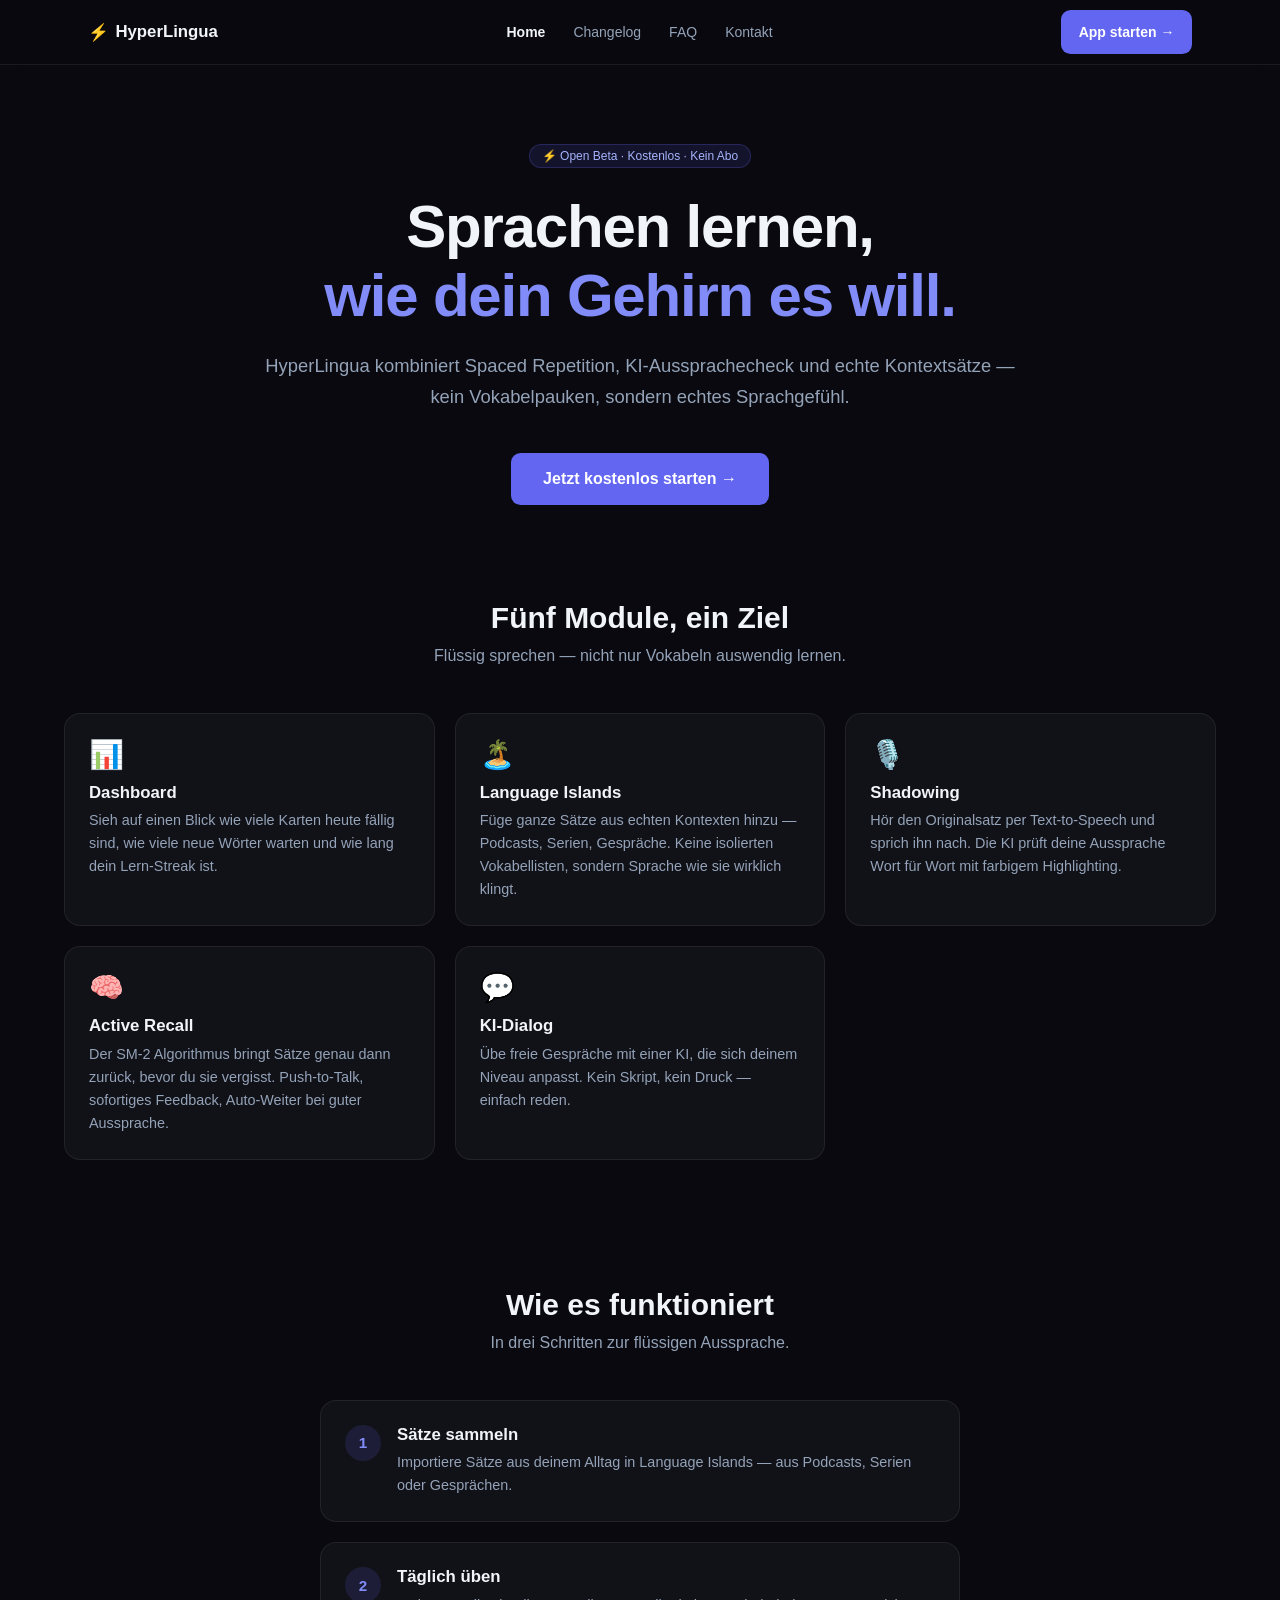
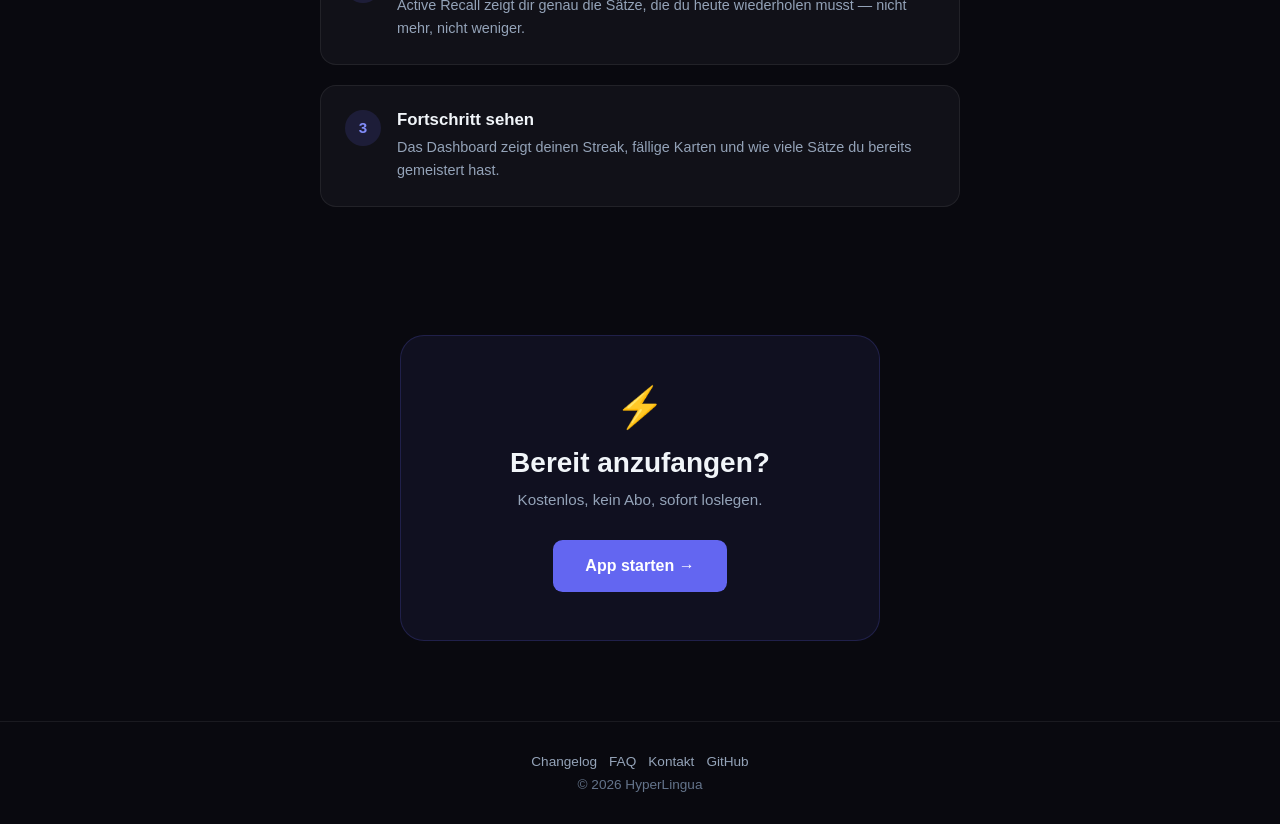
<file: index.html>
<!DOCTYPE html>
<html lang="de">
<head>
  <meta charset="UTF-8">
  <meta name="viewport" content="width=device-width, initial-scale=1.0">
  <title>HyperLingua — Sprachen lernen mit KI</title>
  <meta name="description" content="Lerne Sprachen mit Spaced Repetition, KI-Aussprachecheck und echten Kontextsätzen. Kostenlos, kein Abo.">
  <link rel="stylesheet" href="website.css">
</head>
<body>

<nav class="site-nav">
  <div class="site-nav__inner">
    <a href="index.html" class="site-nav__logo"><span>⚡</span> HyperLingua</a>
    <ul class="site-nav__links">
      <li><a href="index.html" class="active">Home</a></li>
      <li><a href="changelog.html">Changelog</a></li>
      <li><a href="faq.html">FAQ</a></li>
      <li><a href="contact.html">Kontakt</a></li>
    </ul>
    <div class="nav-right">
      <a href="app/" class="btn-primary nav-cta">App starten →</a>
      <button class="nav-toggle" id="navToggle" aria-label="Menü" aria-expanded="false">
        <span></span><span></span><span></span>
      </button>
    </div>
  </div>
</nav>

<div class="nav-mobile" id="navMobile" aria-hidden="true">
  <a href="index.html" class="active">Home</a>
  <a href="changelog.html">Changelog</a>
  <a href="faq.html">FAQ</a>
  <a href="contact.html">Kontakt</a>
  <a href="app/" class="nav-mobile__cta">App starten →</a>
</div>

<main>

  <!-- HERO -->
  <section class="hero">
    <div class="badge" style="margin-bottom:1.5rem">⚡ Open Beta · Kostenlos · Kein Abo</div>
    <h1>Sprachen lernen,<br><em>wie dein Gehirn es will.</em></h1>
    <p>
      HyperLingua kombiniert Spaced Repetition, KI-Aussprachecheck und echte Kontextsätze —
      kein Vokabelpauken, sondern echtes Sprachgefühl.
    </p>
    <a href="app/" class="btn-primary" style="font-size:1rem;padding:0.875rem 2rem;min-height:52px">
      Jetzt kostenlos starten →
    </a>
  </section>

  <!-- FEATURES -->
  <section class="section" style="padding-top:1rem">
    <div class="container">
      <h2 class="section-title">Fünf Module, ein Ziel</h2>
      <p class="section-sub">Flüssig sprechen — nicht nur Vokabeln auswendig lernen.</p>

      <div class="feature-grid">

        <div class="card">
          <div class="feature-icon">📊</div>
          <div class="feature-title">Dashboard</div>
          <div class="feature-desc">
            Sieh auf einen Blick wie viele Karten heute fällig sind, wie viele neue Wörter warten
            und wie lang dein Lern-Streak ist.
          </div>
        </div>

        <div class="card">
          <div class="feature-icon">🏝️</div>
          <div class="feature-title">Language Islands</div>
          <div class="feature-desc">
            Füge ganze Sätze aus echten Kontexten hinzu — Podcasts, Serien, Gespräche.
            Keine isolierten Vokabellisten, sondern Sprache wie sie wirklich klingt.
          </div>
        </div>

        <div class="card">
          <div class="feature-icon">🎙️</div>
          <div class="feature-title">Shadowing</div>
          <div class="feature-desc">
            Hör den Originalsatz per Text-to-Speech und sprich ihn nach.
            Die KI prüft deine Aussprache Wort für Wort mit farbigem Highlighting.
          </div>
        </div>

        <div class="card">
          <div class="feature-icon">🧠</div>
          <div class="feature-title">Active Recall</div>
          <div class="feature-desc">
            Der SM-2 Algorithmus bringt Sätze genau dann zurück, bevor du sie vergisst.
            Push-to-Talk, sofortiges Feedback, Auto-Weiter bei guter Aussprache.
          </div>
        </div>

        <div class="card">
          <div class="feature-icon">💬</div>
          <div class="feature-title">KI-Dialog</div>
          <div class="feature-desc">
            Übe freie Gespräche mit einer KI, die sich deinem Niveau anpasst.
            Kein Skript, kein Druck — einfach reden.
          </div>
        </div>

      </div>
    </div>
  </section>

  <!-- HOW IT WORKS -->
  <section class="section">
    <div class="container" style="max-width:640px">
      <h2 class="section-title">Wie es funktioniert</h2>
      <p class="section-sub">In drei Schritten zur flüssigen Aussprache.</p>

      <div class="steps">

        <div class="card step">
          <div class="step-num">1</div>
          <div>
            <div class="feature-title">Sätze sammeln</div>
            <div class="feature-desc">Importiere Sätze aus deinem Alltag in Language Islands — aus Podcasts, Serien oder Gesprächen.</div>
          </div>
        </div>

        <div class="card step">
          <div class="step-num">2</div>
          <div>
            <div class="feature-title">Täglich üben</div>
            <div class="feature-desc">Active Recall zeigt dir genau die Sätze, die du heute wiederholen musst — nicht mehr, nicht weniger.</div>
          </div>
        </div>

        <div class="card step">
          <div class="step-num">3</div>
          <div>
            <div class="feature-title">Fortschritt sehen</div>
            <div class="feature-desc">Das Dashboard zeigt deinen Streak, fällige Karten und wie viele Sätze du bereits gemeistert hast.</div>
          </div>
        </div>

      </div>
    </div>
  </section>

  <!-- CTA -->
  <section class="section" style="padding-bottom:5rem">
    <div class="container" style="max-width:480px">
      <div class="cta-box">
        <div style="font-size:2.5rem;margin-bottom:1rem">⚡</div>
        <h2>Bereit anzufangen?</h2>
        <p>Kostenlos, kein Abo, sofort loslegen.</p>
        <a href="app/" class="btn-primary" style="font-size:1rem;padding:0.875rem 2rem;min-height:52px">
          App starten →
        </a>
      </div>
    </div>
  </section>

</main>

<footer class="site-footer">
  <div class="site-footer__links">
    <a href="changelog.html">Changelog</a>
    <a href="faq.html">FAQ</a>
    <a href="contact.html">Kontakt</a>
    <a href="https://github.com/timmbobimbo/hyperlingua" target="_blank" rel="noopener">GitHub</a>
  </div>
  <div>© 2026 HyperLingua</div>
</footer>

<script>
(function(){
  var t=document.getElementById('navToggle'),m=document.getElementById('navMobile');
  function close(){
    m.classList.remove('open');t.classList.remove('open');
    t.setAttribute('aria-expanded','false');m.setAttribute('aria-hidden','true');
    document.body.style.overflow='';
  }
  t.addEventListener('click',function(){
    var isOpen=m.classList.contains('open');
    if(isOpen){close();}
    else{
      m.classList.add('open');t.classList.add('open');
      t.setAttribute('aria-expanded','true');m.setAttribute('aria-hidden','false');
      document.body.style.overflow='hidden';
    }
  });
  m.querySelectorAll('a').forEach(function(a){a.addEventListener('click',close);});
  document.addEventListener('keydown',function(e){if(e.key==='Escape')close();});
})();
</script>

</body>
</html>
</file>
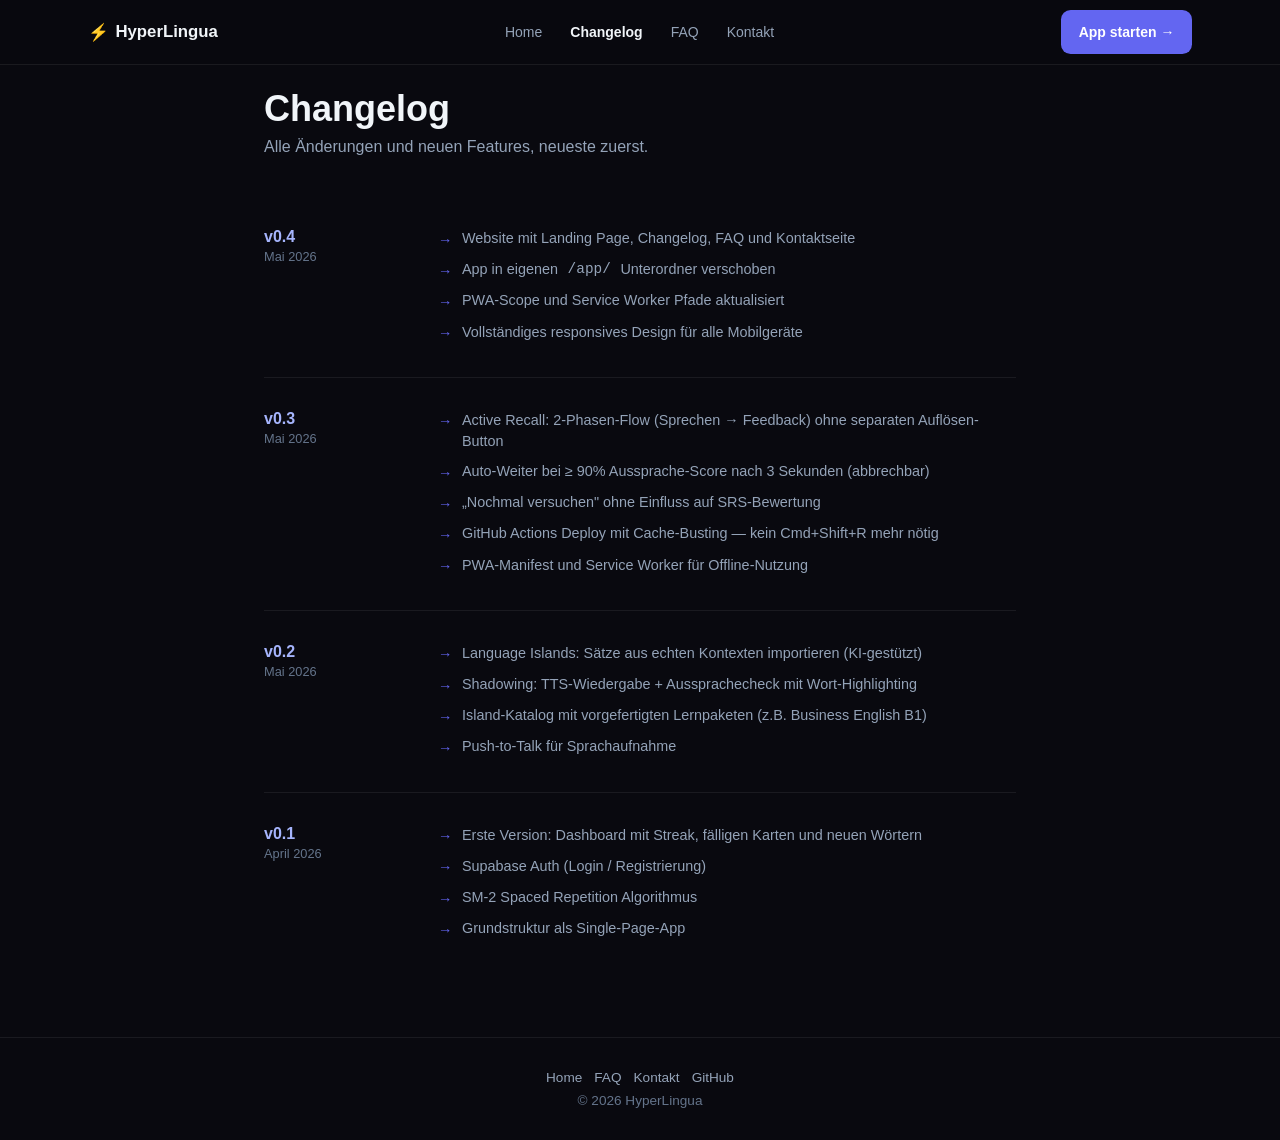
<file: changelog.html>
<!DOCTYPE html>
<html lang="de">
<head>
  <meta charset="UTF-8">
  <meta name="viewport" content="width=device-width, initial-scale=1.0">
  <title>Changelog — HyperLingua</title>
  <meta name="description" content="Was ist neu in HyperLingua?">
  <link rel="stylesheet" href="website.css">
</head>
<body>

<nav class="site-nav">
  <div class="site-nav__inner">
    <a href="index.html" class="site-nav__logo"><span>⚡</span> HyperLingua</a>
    <ul class="site-nav__links">
      <li><a href="index.html">Home</a></li>
      <li><a href="changelog.html" class="active">Changelog</a></li>
      <li><a href="faq.html">FAQ</a></li>
      <li><a href="contact.html">Kontakt</a></li>
    </ul>
    <div class="nav-right">
      <a href="app/" class="btn-primary nav-cta">App starten →</a>
      <button class="nav-toggle" id="navToggle" aria-label="Menü" aria-expanded="false">
        <span></span><span></span><span></span>
      </button>
    </div>
  </div>
</nav>

<div class="nav-mobile" id="navMobile" aria-hidden="true">
  <a href="index.html">Home</a>
  <a href="changelog.html" class="active">Changelog</a>
  <a href="faq.html">FAQ</a>
  <a href="contact.html">Kontakt</a>
  <a href="app/" class="nav-mobile__cta">App starten →</a>
</div>

<main>
  <div class="container" style="max-width:800px">
    <div class="page-header">
      <h1>Changelog</h1>
      <p>Alle Änderungen und neuen Features, neueste zuerst.</p>
    </div>

    <div style="padding:0 1.5rem 4rem">

      <div class="cl-entry">
        <div>
          <div class="cl-version">v0.4</div>
          <div class="cl-date">Mai 2026</div>
        </div>
        <ul class="cl-changes">
          <li>Website mit Landing Page, Changelog, FAQ und Kontaktseite</li>
          <li>App in eigenen <code>/app/</code> Unterordner verschoben</li>
          <li>PWA-Scope und Service Worker Pfade aktualisiert</li>
          <li>Vollständiges responsives Design für alle Mobilgeräte</li>
        </ul>
      </div>

      <div class="cl-entry">
        <div>
          <div class="cl-version">v0.3</div>
          <div class="cl-date">Mai 2026</div>
        </div>
        <ul class="cl-changes">
          <li>Active Recall: 2-Phasen-Flow (Sprechen → Feedback) ohne separaten Auflösen-Button</li>
          <li>Auto-Weiter bei ≥ 90% Aussprache-Score nach 3 Sekunden (abbrechbar)</li>
          <li>„Nochmal versuchen" ohne Einfluss auf SRS-Bewertung</li>
          <li>GitHub Actions Deploy mit Cache-Busting — kein Cmd+Shift+R mehr nötig</li>
          <li>PWA-Manifest und Service Worker für Offline-Nutzung</li>
        </ul>
      </div>

      <div class="cl-entry">
        <div>
          <div class="cl-version">v0.2</div>
          <div class="cl-date">Mai 2026</div>
        </div>
        <ul class="cl-changes">
          <li>Language Islands: Sätze aus echten Kontexten importieren (KI-gestützt)</li>
          <li>Shadowing: TTS-Wiedergabe + Aussprachecheck mit Wort-Highlighting</li>
          <li>Island-Katalog mit vorgefertigten Lernpaketen (z.B. Business English B1)</li>
          <li>Push-to-Talk für Sprachaufnahme</li>
        </ul>
      </div>

      <div class="cl-entry" style="border-bottom:none">
        <div>
          <div class="cl-version">v0.1</div>
          <div class="cl-date">April 2026</div>
        </div>
        <ul class="cl-changes">
          <li>Erste Version: Dashboard mit Streak, fälligen Karten und neuen Wörtern</li>
          <li>Supabase Auth (Login / Registrierung)</li>
          <li>SM-2 Spaced Repetition Algorithmus</li>
          <li>Grundstruktur als Single-Page-App</li>
        </ul>
      </div>

    </div>
  </div>
</main>

<footer class="site-footer">
  <div class="site-footer__links">
    <a href="index.html">Home</a>
    <a href="faq.html">FAQ</a>
    <a href="contact.html">Kontakt</a>
    <a href="https://github.com/timmbobimbo/hyperlingua" target="_blank" rel="noopener">GitHub</a>
  </div>
  <div>© 2026 HyperLingua</div>
</footer>

<script>
(function(){
  var t=document.getElementById('navToggle'),m=document.getElementById('navMobile');
  function close(){
    m.classList.remove('open');t.classList.remove('open');
    t.setAttribute('aria-expanded','false');m.setAttribute('aria-hidden','true');
    document.body.style.overflow='';
  }
  t.addEventListener('click',function(){
    var isOpen=m.classList.contains('open');
    if(isOpen){close();}
    else{
      m.classList.add('open');t.classList.add('open');
      t.setAttribute('aria-expanded','true');m.setAttribute('aria-hidden','false');
      document.body.style.overflow='hidden';
    }
  });
  m.querySelectorAll('a').forEach(function(a){a.addEventListener('click',close);});
  document.addEventListener('keydown',function(e){if(e.key==='Escape')close();});
})();
</script>

</body>
</html>
</file>
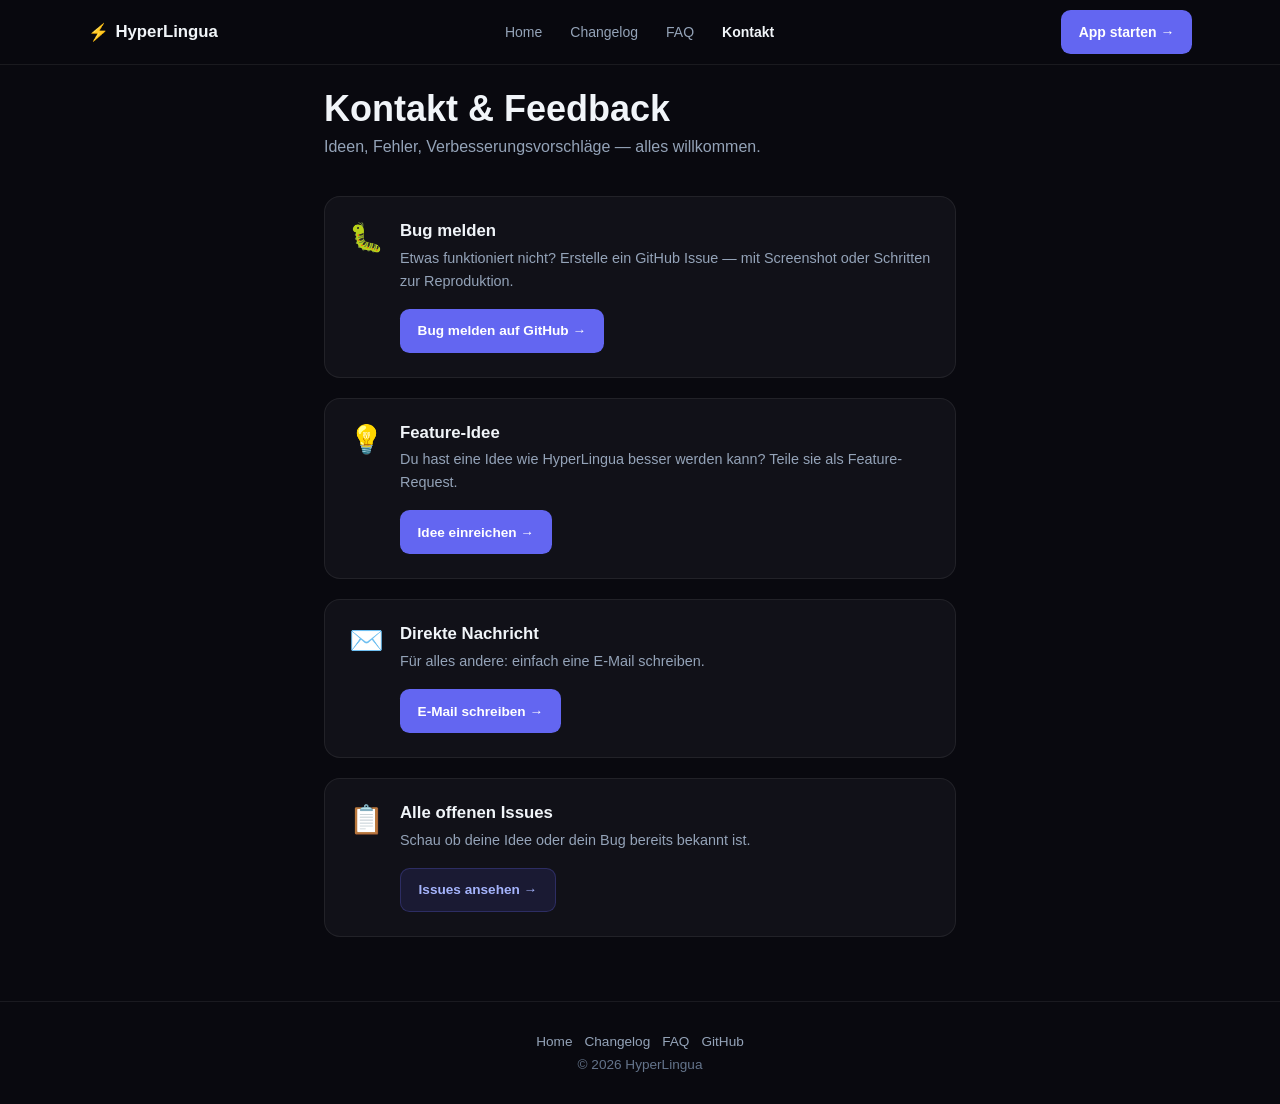
<file: contact.html>
<!DOCTYPE html>
<html lang="de">
<head>
  <meta charset="UTF-8">
  <meta name="viewport" content="width=device-width, initial-scale=1.0">
  <title>Kontakt — HyperLingua</title>
  <meta name="description" content="Feedback, Verbesserungsvorschläge oder Fragen an HyperLingua.">
  <link rel="stylesheet" href="website.css">
</head>
<body>

<nav class="site-nav">
  <div class="site-nav__inner">
    <a href="index.html" class="site-nav__logo"><span>⚡</span> HyperLingua</a>
    <ul class="site-nav__links">
      <li><a href="index.html">Home</a></li>
      <li><a href="changelog.html">Changelog</a></li>
      <li><a href="faq.html">FAQ</a></li>
      <li><a href="contact.html" class="active">Kontakt</a></li>
    </ul>
    <div class="nav-right">
      <a href="app/" class="btn-primary nav-cta">App starten →</a>
      <button class="nav-toggle" id="navToggle" aria-label="Menü" aria-expanded="false">
        <span></span><span></span><span></span>
      </button>
    </div>
  </div>
</nav>

<div class="nav-mobile" id="navMobile" aria-hidden="true">
  <a href="index.html">Home</a>
  <a href="changelog.html">Changelog</a>
  <a href="faq.html">FAQ</a>
  <a href="contact.html" class="active">Kontakt</a>
  <a href="app/" class="nav-mobile__cta">App starten →</a>
</div>

<main>
  <div class="container" style="max-width:680px">
    <div class="page-header">
      <h1>Kontakt & Feedback</h1>
      <p>Ideen, Fehler, Verbesserungsvorschläge — alles willkommen.</p>
    </div>

    <div style="padding:0 1.5rem 4rem;display:flex;flex-direction:column;gap:1.25rem">

      <div class="card">
        <div class="contact-card">
          <div class="contact-icon">🐛</div>
          <div>
            <div class="feature-title" style="margin-bottom:0.35rem">Bug melden</div>
            <div class="feature-desc" style="margin-bottom:1rem">
              Etwas funktioniert nicht? Erstelle ein GitHub Issue — mit Screenshot oder Schritten zur Reproduktion.
            </div>
            <a href="https://github.com/timmbobimbo/hyperlingua/issues/new?labels=bug&title=[Bug]+"
               target="_blank" rel="noopener" class="btn-primary" style="font-size:0.85rem">
              Bug melden auf GitHub →
            </a>
          </div>
        </div>
      </div>

      <div class="card">
        <div class="contact-card">
          <div class="contact-icon">💡</div>
          <div>
            <div class="feature-title" style="margin-bottom:0.35rem">Feature-Idee</div>
            <div class="feature-desc" style="margin-bottom:1rem">
              Du hast eine Idee wie HyperLingua besser werden kann? Teile sie als Feature-Request.
            </div>
            <a href="https://github.com/timmbobimbo/hyperlingua/issues/new?labels=enhancement&title=[Feature]+"
               target="_blank" rel="noopener" class="btn-primary" style="font-size:0.85rem">
              Idee einreichen →
            </a>
          </div>
        </div>
      </div>

      <div class="card">
        <div class="contact-card">
          <div class="contact-icon">✉️</div>
          <div>
            <div class="feature-title" style="margin-bottom:0.35rem">Direkte Nachricht</div>
            <div class="feature-desc" style="margin-bottom:1rem">
              Für alles andere: einfach eine E-Mail schreiben.
            </div>
            <a href="mailto:brockerhoff_timm@icloud.com" class="btn-primary" style="font-size:0.85rem">
              E-Mail schreiben →
            </a>
          </div>
        </div>
      </div>

      <div class="card">
        <div class="contact-card">
          <div class="contact-icon">📋</div>
          <div>
            <div class="feature-title" style="margin-bottom:0.35rem">Alle offenen Issues</div>
            <div class="feature-desc" style="margin-bottom:1rem">
              Schau ob deine Idee oder dein Bug bereits bekannt ist.
            </div>
            <a href="https://github.com/timmbobimbo/hyperlingua/issues"
               target="_blank" rel="noopener" class="btn-ghost" style="font-size:0.85rem">
              Issues ansehen →
            </a>
          </div>
        </div>
      </div>

    </div>
  </div>
</main>

<footer class="site-footer">
  <div class="site-footer__links">
    <a href="index.html">Home</a>
    <a href="changelog.html">Changelog</a>
    <a href="faq.html">FAQ</a>
    <a href="https://github.com/timmbobimbo/hyperlingua" target="_blank" rel="noopener">GitHub</a>
  </div>
  <div>© 2026 HyperLingua</div>
</footer>

<script>
(function(){
  var t=document.getElementById('navToggle'),m=document.getElementById('navMobile');
  function close(){
    m.classList.remove('open');t.classList.remove('open');
    t.setAttribute('aria-expanded','false');m.setAttribute('aria-hidden','true');
    document.body.style.overflow='';
  }
  t.addEventListener('click',function(){
    var isOpen=m.classList.contains('open');
    if(isOpen){close();}
    else{
      m.classList.add('open');t.classList.add('open');
      t.setAttribute('aria-expanded','true');m.setAttribute('aria-hidden','false');
      document.body.style.overflow='hidden';
    }
  });
  m.querySelectorAll('a').forEach(function(a){a.addEventListener('click',close);});
  document.addEventListener('keydown',function(e){if(e.key==='Escape')close();});
})();
</script>

</body>
</html>
</file>
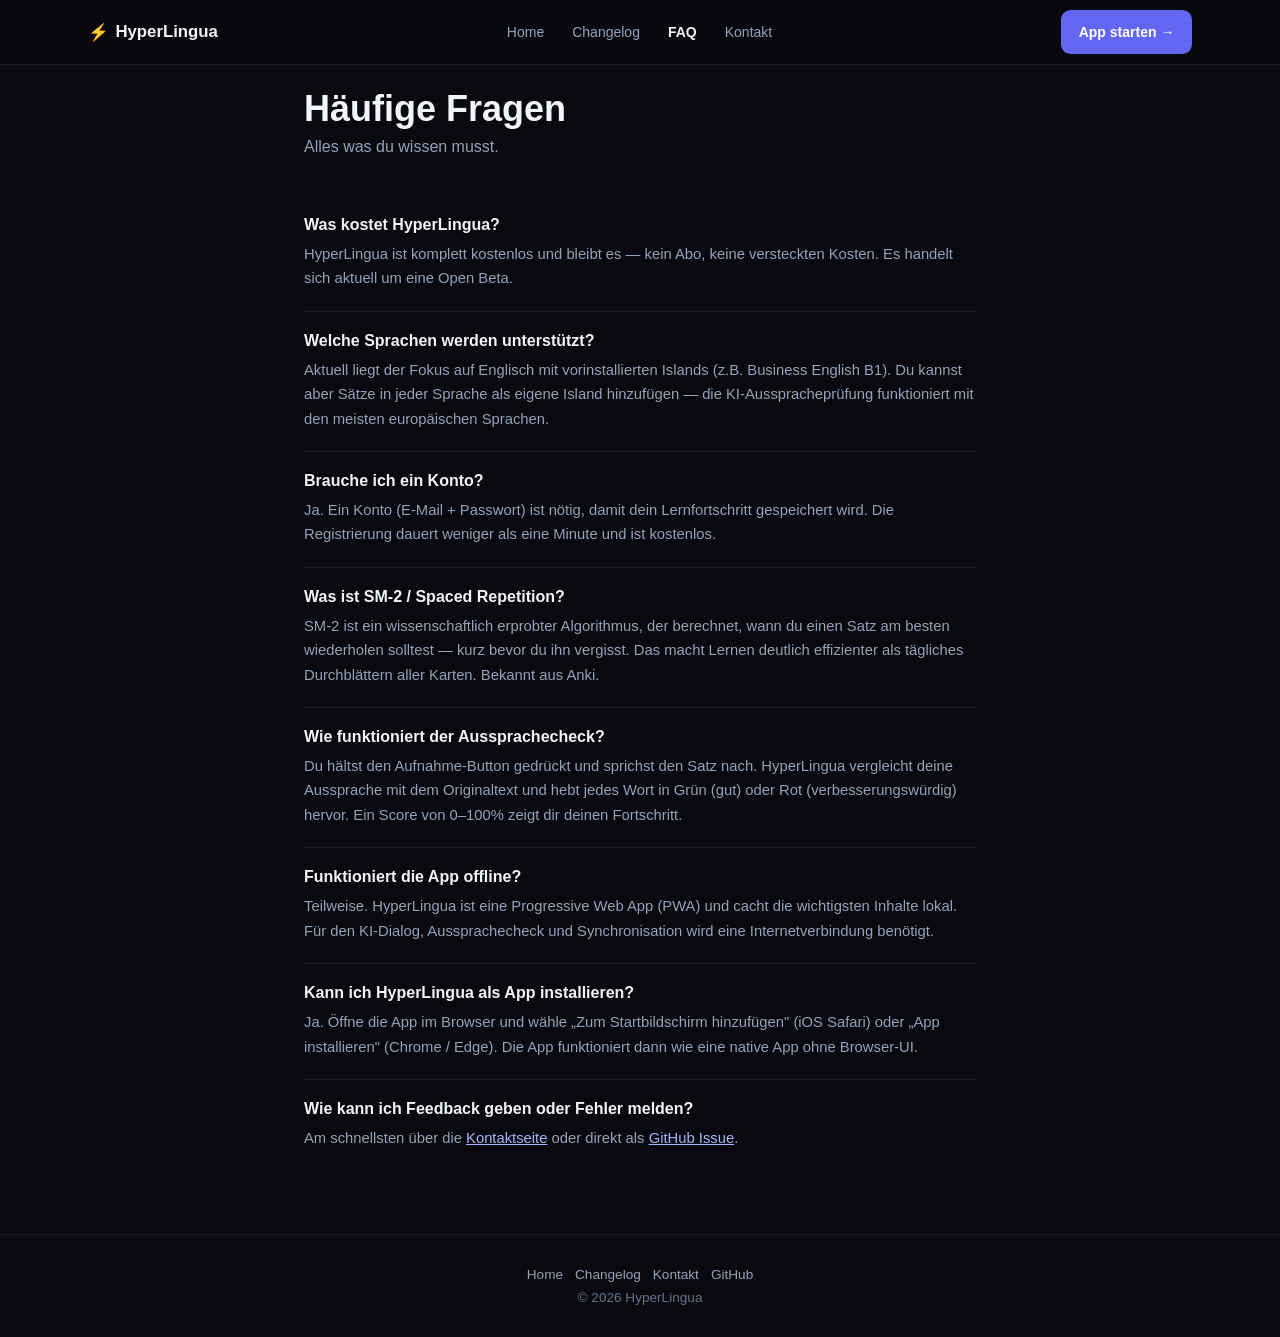
<file: faq.html>
<!DOCTYPE html>
<html lang="de">
<head>
  <meta charset="UTF-8">
  <meta name="viewport" content="width=device-width, initial-scale=1.0">
  <title>FAQ — HyperLingua</title>
  <meta name="description" content="Häufig gestellte Fragen zu HyperLingua.">
  <link rel="stylesheet" href="website.css">
</head>
<body>

<nav class="site-nav">
  <div class="site-nav__inner">
    <a href="index.html" class="site-nav__logo"><span>⚡</span> HyperLingua</a>
    <ul class="site-nav__links">
      <li><a href="index.html">Home</a></li>
      <li><a href="changelog.html">Changelog</a></li>
      <li><a href="faq.html" class="active">FAQ</a></li>
      <li><a href="contact.html">Kontakt</a></li>
    </ul>
    <div class="nav-right">
      <a href="app/" class="btn-primary nav-cta">App starten →</a>
      <button class="nav-toggle" id="navToggle" aria-label="Menü" aria-expanded="false">
        <span></span><span></span><span></span>
      </button>
    </div>
  </div>
</nav>

<div class="nav-mobile" id="navMobile" aria-hidden="true">
  <a href="index.html">Home</a>
  <a href="changelog.html">Changelog</a>
  <a href="faq.html" class="active">FAQ</a>
  <a href="contact.html">Kontakt</a>
  <a href="app/" class="nav-mobile__cta">App starten →</a>
</div>

<main>
  <div class="container" style="max-width:720px">
    <div class="page-header">
      <h1>Häufige Fragen</h1>
      <p>Alles was du wissen musst.</p>
    </div>

    <div style="padding:0 1.5rem 4rem">

      <div class="faq-item">
        <div class="faq-q">Was kostet HyperLingua?</div>
        <div class="faq-a">
          HyperLingua ist komplett kostenlos und bleibt es — kein Abo, keine versteckten Kosten.
          Es handelt sich aktuell um eine Open Beta.
        </div>
      </div>

      <div class="faq-item">
        <div class="faq-q">Welche Sprachen werden unterstützt?</div>
        <div class="faq-a">
          Aktuell liegt der Fokus auf Englisch mit vorinstallierten Islands (z.B. Business English B1).
          Du kannst aber Sätze in jeder Sprache als eigene Island hinzufügen — die KI-Ausspracheprüfung
          funktioniert mit den meisten europäischen Sprachen.
        </div>
      </div>

      <div class="faq-item">
        <div class="faq-q">Brauche ich ein Konto?</div>
        <div class="faq-a">
          Ja. Ein Konto (E-Mail + Passwort) ist nötig, damit dein Lernfortschritt gespeichert wird.
          Die Registrierung dauert weniger als eine Minute und ist kostenlos.
        </div>
      </div>

      <div class="faq-item">
        <div class="faq-q">Was ist SM-2 / Spaced Repetition?</div>
        <div class="faq-a">
          SM-2 ist ein wissenschaftlich erprobter Algorithmus, der berechnet, wann du einen Satz
          am besten wiederholen solltest — kurz bevor du ihn vergisst. Das macht Lernen deutlich
          effizienter als tägliches Durchblättern aller Karten. Bekannt aus Anki.
        </div>
      </div>

      <div class="faq-item">
        <div class="faq-q">Wie funktioniert der Aussprachecheck?</div>
        <div class="faq-a">
          Du hältst den Aufnahme-Button gedrückt und sprichst den Satz nach. HyperLingua vergleicht
          deine Aussprache mit dem Originaltext und hebt jedes Wort in Grün (gut) oder Rot (verbesserungswürdig)
          hervor. Ein Score von 0–100% zeigt dir deinen Fortschritt.
        </div>
      </div>

      <div class="faq-item">
        <div class="faq-q">Funktioniert die App offline?</div>
        <div class="faq-a">
          Teilweise. HyperLingua ist eine Progressive Web App (PWA) und cacht die wichtigsten Inhalte
          lokal. Für den KI-Dialog, Aussprachecheck und Synchronisation wird eine Internetverbindung
          benötigt.
        </div>
      </div>

      <div class="faq-item">
        <div class="faq-q">Kann ich HyperLingua als App installieren?</div>
        <div class="faq-a">
          Ja. Öffne die App im Browser und wähle „Zum Startbildschirm hinzufügen" (iOS Safari)
          oder „App installieren" (Chrome / Edge). Die App funktioniert dann wie eine native App
          ohne Browser-UI.
        </div>
      </div>

      <div class="faq-item" style="border-bottom:none">
        <div class="faq-q">Wie kann ich Feedback geben oder Fehler melden?</div>
        <div class="faq-a">
          Am schnellsten über die <a href="contact.html">Kontaktseite</a>
          oder direkt als <a href="https://github.com/timmbobimbo/hyperlingua/issues" target="_blank" rel="noopener">GitHub Issue</a>.
        </div>
      </div>

    </div>
  </div>
</main>

<footer class="site-footer">
  <div class="site-footer__links">
    <a href="index.html">Home</a>
    <a href="changelog.html">Changelog</a>
    <a href="contact.html">Kontakt</a>
    <a href="https://github.com/timmbobimbo/hyperlingua" target="_blank" rel="noopener">GitHub</a>
  </div>
  <div>© 2026 HyperLingua</div>
</footer>

<script>
(function(){
  var t=document.getElementById('navToggle'),m=document.getElementById('navMobile');
  function close(){
    m.classList.remove('open');t.classList.remove('open');
    t.setAttribute('aria-expanded','false');m.setAttribute('aria-hidden','true');
    document.body.style.overflow='';
  }
  t.addEventListener('click',function(){
    var isOpen=m.classList.contains('open');
    if(isOpen){close();}
    else{
      m.classList.add('open');t.classList.add('open');
      t.setAttribute('aria-expanded','true');m.setAttribute('aria-hidden','false');
      document.body.style.overflow='hidden';
    }
  });
  m.querySelectorAll('a').forEach(function(a){a.addEventListener('click',close);});
  document.addEventListener('keydown',function(e){if(e.key==='Escape')close();});
})();
</script>

</body>
</html>
</file>
<file: website.css>
*, *::before, *::after { box-sizing: border-box; }

:root {
  --bg:       #09090f;
  --surface:  #111118;
  --border:   rgba(255,255,255,0.07);
  --accent:   #6366f1;
  --accent-h: #4f46e5;
  --text:     #f1f5f9;
  --text-2:   #94a3b8;
  --text-3:   #64748b;
}

html { scroll-behavior: smooth; }

body {
  background: var(--bg);
  color: var(--text);
  font-family: -apple-system, BlinkMacSystemFont, 'Segoe UI', sans-serif;
  -webkit-font-smoothing: antialiased;
  margin: 0;
  overflow-x: hidden;
}

/* ═══════════════ NAV ═══════════════ */

.site-nav {
  position: fixed;
  top: 0; left: 0; right: 0;
  z-index: 100;
  background: rgba(9,9,15,0.85);
  backdrop-filter: blur(14px);
  -webkit-backdrop-filter: blur(14px);
  border-bottom: 1px solid var(--border);
}

.site-nav__inner {
  max-width: 1152px;
  margin: 0 auto;
  padding: 0 1.5rem;
  height: 64px;
  display: flex;
  align-items: center;
  justify-content: space-between;
  gap: 0.75rem;
}

.site-nav__logo {
  font-weight: 700;
  font-size: 1.05rem;
  color: var(--text);
  text-decoration: none;
  display: flex;
  align-items: center;
  gap: 0.4rem;
  flex-shrink: 0;
}

.site-nav__logo span { color: #818cf8; }

.site-nav__links {
  display: flex;
  align-items: center;
  gap: 1.75rem;
  list-style: none;
  margin: 0; padding: 0;
}

.site-nav__links a {
  font-size: 0.875rem;
  color: var(--text-2);
  text-decoration: none;
  transition: color .15s;
}

.site-nav__links a:hover,
.site-nav__links a.active { color: var(--text); }
.site-nav__links a.active { font-weight: 600; }

.nav-right {
  display: flex;
  align-items: center;
  gap: 0.6rem;
  flex-shrink: 0;
}

/* Hamburger */
.nav-toggle {
  display: none;
  flex-direction: column;
  justify-content: center;
  align-items: center;
  gap: 5px;
  width: 40px;
  height: 40px;
  background: none;
  border: none;
  cursor: pointer;
  border-radius: 8px;
  padding: 0;
  flex-shrink: 0;
  -webkit-tap-highlight-color: transparent;
}

.nav-toggle span {
  display: block;
  width: 20px;
  height: 2px;
  background: var(--text-2);
  border-radius: 2px;
  transition: transform .22s ease, opacity .15s ease;
  transform-origin: center;
}

.nav-toggle.open span:nth-child(1) { transform: translateY(7px) rotate(45deg); }
.nav-toggle.open span:nth-child(2) { opacity: 0; transform: scaleX(0); }
.nav-toggle.open span:nth-child(3) { transform: translateY(-7px) rotate(-45deg); }

/* Mobile menu overlay */
.nav-mobile {
  display: none;
  position: fixed;
  top: 64px; left: 0; right: 0; bottom: 0;
  z-index: 99;
  background: rgba(9,9,15,0.97);
  backdrop-filter: blur(16px);
  -webkit-backdrop-filter: blur(16px);
  flex-direction: column;
  padding: 1rem 1.5rem 2rem;
  overflow-y: auto;
  -webkit-overflow-scrolling: touch;
}

.nav-mobile.open { display: flex; }

.nav-mobile a {
  font-size: 1.05rem;
  color: var(--text-2);
  text-decoration: none;
  padding: 0.875rem 0.25rem;
  border-bottom: 1px solid var(--border);
  transition: color .15s;
  display: flex;
  align-items: center;
  min-height: 52px;
}

.nav-mobile a:hover,
.nav-mobile a.active { color: var(--text); }
.nav-mobile a.active { font-weight: 600; }

.nav-mobile__cta {
  margin-top: 1.75rem;
  background: var(--accent) !important;
  color: #fff !important;
  border-radius: 0.75rem;
  border: none !important;
  font-weight: 600 !important;
  justify-content: center;
  padding: 1rem 1.5rem !important;
  min-height: 56px !important;
  font-size: 1rem !important;
  transition: background .15s !important;
}

.nav-mobile__cta:hover { background: var(--accent-h) !important; }

/* ═══════════════ BUTTONS ═══════════════ */

.btn-primary {
  display: inline-flex;
  align-items: center;
  gap: 0.4rem;
  padding: 0.5rem 1.1rem;
  border-radius: 0.6rem;
  background: var(--accent);
  color: #fff;
  font-size: 0.875rem;
  font-weight: 600;
  text-decoration: none;
  transition: background .15s;
  white-space: nowrap;
  min-height: 44px;
  -webkit-tap-highlight-color: transparent;
}

.btn-primary:hover { background: var(--accent-h); }

.btn-ghost {
  display: inline-flex;
  align-items: center;
  gap: 0.4rem;
  padding: 0.5rem 1.1rem;
  border-radius: 0.6rem;
  background: rgba(99,102,241,0.12);
  color: #a5b4fc;
  border: 1px solid rgba(99,102,241,0.25);
  font-size: 0.875rem;
  font-weight: 600;
  text-decoration: none;
  transition: background .15s;
  white-space: nowrap;
  min-height: 44px;
}

.btn-ghost:hover { background: rgba(99,102,241,0.2); }

/* ═══════════════ LAYOUT ═══════════════ */

.card {
  background: var(--surface);
  border: 1px solid var(--border);
  border-radius: 1rem;
  padding: 1.5rem;
}

.badge {
  display: inline-flex;
  align-items: center;
  gap: 0.4rem;
  padding: 0.25rem 0.75rem;
  border-radius: 999px;
  font-size: 0.75rem;
  font-weight: 500;
  background: rgba(99,102,241,0.12);
  color: #a5b4fc;
  border: 1px solid rgba(99,102,241,0.25);
}

.section { padding: 4rem 1.5rem; }

.container { max-width: 1152px; margin: 0 auto; }

.section-title {
  font-size: 1.875rem;
  font-weight: 700;
  text-align: center;
  margin: 0 0 0.75rem;
}

.section-sub {
  text-align: center;
  color: var(--text-2);
  margin: 0 0 3rem;
  font-size: 1rem;
}

/* ═══════════════ HERO ═══════════════ */

.hero {
  padding: 9rem 1.5rem 5rem;
  text-align: center;
  max-width: 800px;
  margin: 0 auto;
}

.hero h1 {
  font-size: clamp(2rem, 8vw, 3.75rem);
  font-weight: 800;
  line-height: 1.15;
  margin: 0 0 1.25rem;
  letter-spacing: -0.02em;
}

.hero h1 em { font-style: normal; color: #818cf8; }

.hero p {
  font-size: clamp(1rem, 3vw, 1.15rem);
  color: var(--text-2);
  line-height: 1.7;
  margin: 0 0 2.5rem;
}

/* ═══════════════ FEATURES ═══════════════ */

.feature-grid {
  display: grid;
  grid-template-columns: repeat(auto-fit, minmax(min(280px, 100%), 1fr));
  gap: 1.25rem;
}

.feature-icon { font-size: 1.75rem; margin-bottom: 0.75rem; }
.feature-title { font-size: 1.05rem; font-weight: 600; margin-bottom: 0.4rem; }
.feature-desc { font-size: 0.9rem; color: var(--text-2); line-height: 1.6; }

/* ═══════════════ STEPS ═══════════════ */

.steps { display: flex; flex-direction: column; gap: 1.25rem; }

.step { display: flex; gap: 1rem; align-items: flex-start; }

.step-num {
  width: 36px;
  height: 36px;
  min-width: 36px;
  border-radius: 50%;
  background: rgba(99,102,241,0.15);
  color: #818cf8;
  font-weight: 700;
  display: flex;
  align-items: center;
  justify-content: center;
  font-size: 0.95rem;
}

/* ═══════════════ CTA BOX ═══════════════ */

.cta-box {
  background: rgba(99,102,241,0.08);
  border: 1px solid rgba(99,102,241,0.2);
  border-radius: 1.5rem;
  padding: 3rem 2rem;
  text-align: center;
}

.cta-box h2 { font-size: 1.75rem; font-weight: 700; margin: 0 0 0.75rem; }
.cta-box p { color: var(--text-2); margin: 0 0 2rem; font-size: 0.95rem; }

/* ═══════════════ FAQ ═══════════════ */

.faq-item { border-bottom: 1px solid var(--border); padding: 1.25rem 0; }
.faq-q { font-weight: 600; font-size: 1rem; margin-bottom: 0.5rem; }
.faq-a { color: var(--text-2); font-size: 0.925rem; line-height: 1.65; }
.faq-a a { color: #a5b4fc; }

/* ═══════════════ CHANGELOG ═══════════════ */

.cl-entry {
  display: grid;
  grid-template-columns: 150px 1fr;
  gap: 1.5rem;
  padding: 2rem 0;
  border-bottom: 1px solid var(--border);
}

.cl-version { font-weight: 700; font-size: 1rem; color: #a5b4fc; }
.cl-date { font-size: 0.8rem; color: var(--text-3); margin-top: 0.2rem; }

.cl-changes {
  list-style: none;
  margin: 0; padding: 0;
  display: flex;
  flex-direction: column;
  gap: 0.5rem;
}

.cl-changes li {
  font-size: 0.9rem;
  color: var(--text-2);
  display: flex;
  align-items: flex-start;
  gap: 0.6rem;
  line-height: 1.5;
}

.cl-changes li::before {
  content: '→';
  color: #6366f1;
  flex-shrink: 0;
  padding-top: 0.1rem;
}

/* ═══════════════ CONTACT ═══════════════ */

.contact-card { display: flex; align-items: flex-start; gap: 1rem; }
.contact-icon { font-size: 1.75rem; flex-shrink: 0; line-height: 1.2; }

/* ═══════════════ PAGE HEADER ═══════════════ */

.page-header { padding: 5.5rem 1.5rem 0; }
.page-header h1 {
  font-size: clamp(1.75rem, 6vw, 2.25rem);
  font-weight: 800;
  margin: 0 0 0.5rem;
}
.page-header p { color: var(--text-2); margin: 0 0 2.5rem; }

/* ═══════════════ FOOTER ═══════════════ */

.site-footer {
  border-top: 1px solid var(--border);
  padding: 2rem 1.5rem;
  text-align: center;
  font-size: 0.85rem;
  color: var(--text-3);
}

.site-footer__links {
  display: flex;
  flex-wrap: wrap;
  justify-content: center;
  gap: 0.25rem 0.75rem;
  margin-bottom: 0.5rem;
}

.site-footer a { color: var(--text-2); text-decoration: none; }
.site-footer a:hover { color: var(--text); }

/* ═══════════════ RESPONSIVE ═══════════════ */

/* Tablet and below: hamburger */
@media (max-width: 767px) {
  .site-nav__links { display: none; }
  .nav-toggle { display: flex; }
}

/* Very small phones: hide nav CTA (it's in burger menu) */
@media (max-width: 380px) {
  .nav-cta { display: none; }
  .site-nav__inner { padding: 0 1rem; }
}

/* Mobile */
@media (max-width: 639px) {
  .section { padding: 2.5rem 1rem; }
  .hero { padding: 7rem 1rem 4rem; }
  .page-header { padding: 5rem 1rem 0; }

  .section-title { font-size: 1.625rem; }
  .section-sub { margin-bottom: 2rem; }

  .card { padding: 1.25rem; }

  .cl-entry {
    grid-template-columns: 1fr;
    gap: 0.75rem;
    padding: 1.5rem 0;
  }

  .cta-box { padding: 2rem 1.25rem; }
  .cta-box h2 { font-size: 1.375rem; }

  .contact-card { flex-direction: column; gap: 0.5rem; }
  .contact-icon { font-size: 1.5rem; }

  .feature-grid { gap: 1rem; }
}

/* Tiny phones (320px) */
@media (max-width: 359px) {
  .hero { padding: 6.5rem 1rem 3rem; }
  .btn-primary { font-size: 0.8rem; padding: 0.5rem 0.875rem; }
}
</file>
